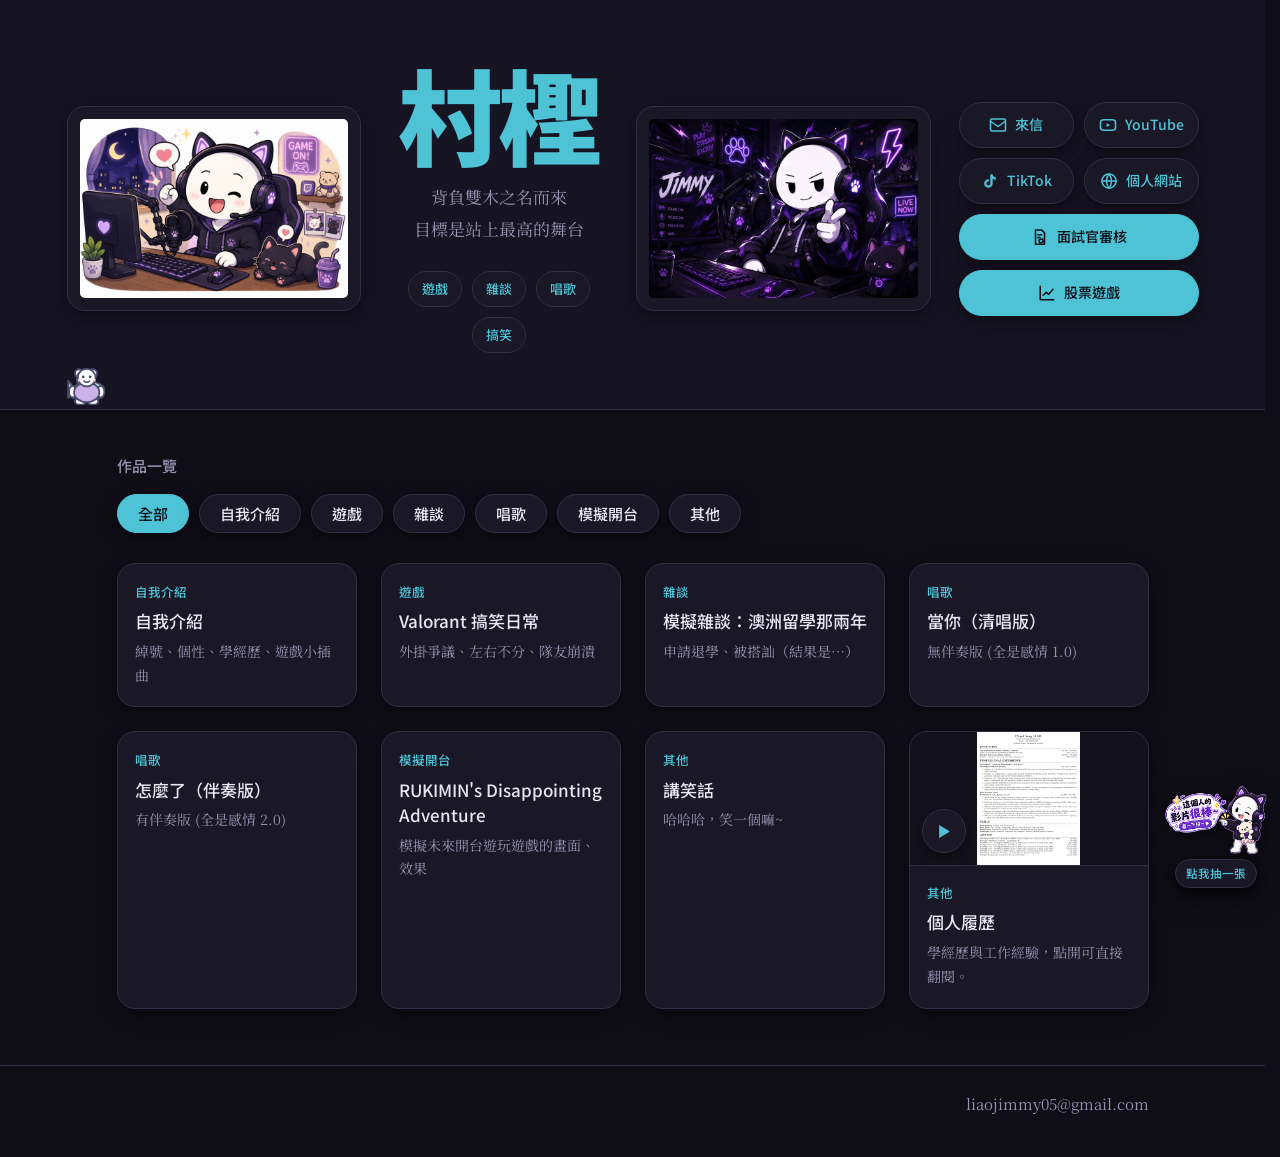
<file: index.html>
<!DOCTYPE html>
<html lang="zh-Hant">
<head>
<meta charset="utf-8">
<meta name="viewport" content="width=device-width, initial-scale=1">
<title>村檉 ｜ 影片作品集</title>
<meta name="description" content="村檉的影片作品集：自我介紹、遊戲、雜談、唱歌。">

<link rel="preconnect" href="https://fonts.googleapis.com">
<link rel="preconnect" href="https://fonts.gstatic.com" crossorigin>
<link href="https://fonts.googleapis.com/css2?family=Noto+Sans+TC:wght@400;500;900&family=Noto+Serif+TC:wght@400;600&display=swap" rel="stylesheet">

<link rel="stylesheet" href="style.css">
</head>
<body>

<header class="hero">
  <div class="hero-inner">
    <!-- 左邊圖片 -->
    <img class="mascot mascot-left" src="1.png" alt="">

    <!-- 中間文字 -->
    <div class="hero-text">
      <h1>村檉</h1>
      <p>背負雙木之名而來<br>
         目標是站上最高的舞台</p>
      <div class="marks">
        <span class="mark">遊戲</span>
        <span class="mark">雜談</span>
        <span class="mark">唱歌</span>
        <span class="mark">搞笑</span>
      </div>
    </div>

    <!-- 右邊圖片 -->
    <img class="mascot mascot-right" src="3.png" alt="村檉">

    <!-- 最右側連結欄：2×2 + 下面兩條小遊戲入口 -->
    <nav class="hero-links">
      <a href="mailto:liaojimmy05@gmail.com">
        <svg viewBox="0 0 24 24" fill="none" stroke="currentColor" stroke-width="2" stroke-linecap="round" stroke-linejoin="round">
          <rect x="2" y="4" width="20" height="16" rx="2"/>
          <path d="M2 7l10 7 10-7"/>
        </svg>
        <span>來信</span>
      </a>

      <a href="https://www.youtube.com/@4000PING" target="_blank">
        <svg viewBox="0 0 24 24" fill="none" stroke="currentColor" stroke-width="2" stroke-linejoin="round">
          <rect x="2" y="5" width="20" height="14" rx="4"/>
          <path d="M10 9.5l5 2.5-5 2.5z" fill="currentColor" stroke="none"/>
        </svg>
        <span>YouTube</span>
      </a>

      <a href="https://www.tiktok.com/@pingping_4000" target="_blank">
        <svg viewBox="0 0 24 24" fill="currentColor" stroke="none">
          <path d="M16.6 5.82A4.28 4.28 0 0 1 15.54 3h-3.09v12.4a2.59 2.59 0 0 1-2.59 2.5 2.59 2.59 0 0 1-2.59-2.6 2.59 2.59 0 0 1 3.19-2.51v-3.13a5.7 5.7 0 0 0-.6-.03A5.68 5.68 0 0 0 4.18 15.3 5.68 5.68 0 0 0 9.86 21a5.68 5.68 0 0 0 5.68-5.7V9.01a7.35 7.35 0 0 0 4.3 1.38V7.3a4.3 4.3 0 0 1-3.24-1.48z"/>
        </svg>
        <span>TikTok</span>
      </a>

      <a href="https://liaojimmy05.github.io/lcc/web" target="_blank">
        <svg viewBox="0 0 24 24" fill="none" stroke="currentColor" stroke-width="2" stroke-linecap="round" stroke-linejoin="round">
          <circle cx="12" cy="12" r="9.5"/>
          <path d="M2.5 12h19"/>
          <path d="M12 2.5a15 15 0 010 19a15 15 0 010-19z"/>
        </svg>
        <span>個人網站</span>
      </a>

      <!-- 面試結果通知（game 資料夾），橫跨兩欄 -->
      <a class="link-wide" href="game/index.html">
        <svg viewBox="0 0 24 24" fill="none" stroke="currentColor" stroke-width="2" stroke-linecap="round" stroke-linejoin="round">
          <path d="M6 2.5h8l4 4v15H6z"/>
          <path d="M9 9h5"/>
          <path d="M9 12.5h3"/>
          <rect x="11" y="15" width="5" height="4.5" rx="1" transform="rotate(-12 13.5 17.25)"/>
        </svg>
        <span>面試官審核</span>
      </a>

      <!-- 村檉概念股（stock 資料夾），橫跨兩欄 -->
      <a class="link-wide" href="stock/index.html">
        <svg viewBox="0 0 24 24" fill="none" stroke="currentColor" stroke-width="2" stroke-linecap="round" stroke-linejoin="round">
          <path d="M3 3v18h18"/>
          <path d="M7 15l4-4 3 3 6-7"/>
        </svg>
        <span>股票遊戲</span>
      </a>
    </nav>
  </div>
</header>

<!-- 在 hero 底線上跑來跑去的小裝飾。不想要的話刪掉這整個 div -->
<div class="runner-track" aria-hidden="true">

  <!-- 鯊魚 -->
  <span class="runner runner-1">
    <svg class="runner-art art-shark" viewBox="0 0 64 46">
      <g stroke="#4c4c6d" stroke-width="2.5" stroke-linejoin="round" stroke-linecap="round">
        <path d="M12 22 L2 9 L2 35 Z" fill="#9cc3e0"/>
        <path d="M30 11 L36 1 L44 12 Z" fill="#9cc3e0"/>
        <path d="M31 32 L27 43 L41 35 Z" fill="#9cc3e0"/>
        <ellipse cx="34" cy="23" rx="23" ry="13" fill="#bcd9ef"/>
      </g>
      <ellipse cx="37" cy="30" rx="15" ry="5" fill="#eef7fd"/>
      <circle cx="48" cy="19" r="2.4" fill="#4c4c6d"/>
      <path d="M43 28 Q49 32 56 27" fill="none" stroke="#4c4c6d" stroke-width="2.2" stroke-linecap="round"/>
    </svg>
  </span>

  <!-- 北極熊 -->
  <span class="runner runner-2">
    <svg class="runner-art art-bear" viewBox="0 0 56 54">
      <g stroke="#4c4c6d" stroke-width="2.5" stroke-linejoin="round">
        <circle cx="17" cy="9" r="5.5" fill="#ffffff"/>
        <circle cx="37" cy="9" r="5.5" fill="#ffffff"/>
        <ellipse cx="9" cy="36" rx="5" ry="8" fill="#ffffff"/>
        <ellipse cx="47" cy="36" rx="5" ry="8" fill="#ffffff"/>
        <ellipse cx="19" cy="48" rx="7.5" ry="4.5" fill="#ffffff"/>
        <ellipse cx="37" cy="48" rx="7.5" ry="4.5" fill="#ffffff"/>
        <ellipse cx="28" cy="36" rx="17" ry="14" fill="#ffffff"/>
        <circle cx="27" cy="17" r="13" fill="#ffffff"/>
        <ellipse cx="27" cy="22" rx="6.5" ry="4.5" fill="#f6f1fc"/>
      </g>
      <circle cx="21" cy="14" r="2" fill="#4c4c6d"/>
      <circle cx="33" cy="14" r="2" fill="#4c4c6d"/>
      <ellipse cx="27" cy="19.5" rx="2.4" ry="1.7" fill="#4c4c6d"/>
    </svg>
  </span>

  <!-- 胖子 -->
  <span class="runner runner-3">
    <svg class="runner-art art-chub" viewBox="0 0 56 54">
      <g stroke="#4c4c6d" stroke-width="2.5" stroke-linejoin="round">
        <ellipse cx="8" cy="35" rx="5" ry="8" fill="#ffffff"/>
        <ellipse cx="48" cy="35" rx="5" ry="8" fill="#ffffff"/>
        <ellipse cx="19" cy="49" rx="7.5" ry="4.5" fill="#ffffff"/>
        <ellipse cx="37" cy="49" rx="7.5" ry="4.5" fill="#ffffff"/>
        <ellipse cx="28" cy="36" rx="18" ry="14" fill="#cbb2e8"/>
        <circle cx="28" cy="15" r="12.5" fill="#ffffff"/>
      </g>
      <circle cx="23" cy="14" r="2" fill="#4c4c6d"/>
      <circle cx="33" cy="14" r="2" fill="#4c4c6d"/>
      <path d="M24 20 Q28 23.5 32 20" fill="none" stroke="#4c4c6d" stroke-width="2.2" stroke-linecap="round"/>
      <circle cx="17.5" cy="18.5" r="2.2" fill="#f0d0e4"/>
      <circle cx="38.5" cy="18.5" r="2.2" fill="#f0d0e4"/>
    </svg>
  </span>

  <!-- 鯊魚 2 -->
  <span class="runner runner-4">
    <svg class="runner-art art-shark" viewBox="0 0 64 46">
      <g stroke="#4c4c6d" stroke-width="2.5" stroke-linejoin="round" stroke-linecap="round">
        <path d="M12 22 L2 9 L2 35 Z" fill="#9cc3e0"/>
        <path d="M30 11 L36 1 L44 12 Z" fill="#9cc3e0"/>
        <path d="M31 32 L27 43 L41 35 Z" fill="#9cc3e0"/>
        <ellipse cx="34" cy="23" rx="23" ry="13" fill="#bcd9ef"/>
      </g>
      <ellipse cx="37" cy="30" rx="15" ry="5" fill="#eef7fd"/>
      <circle cx="48" cy="19" r="2.4" fill="#4c4c6d"/>
      <path d="M43 28 Q49 32 56 27" fill="none" stroke="#4c4c6d" stroke-width="2.2" stroke-linecap="round"/>
    </svg>
  </span>

  <!-- 北極熊 2 -->
  <span class="runner runner-5">
    <svg class="runner-art art-bear" viewBox="0 0 56 54">
      <g stroke="#4c4c6d" stroke-width="2.5" stroke-linejoin="round">
        <circle cx="17" cy="9" r="5.5" fill="#ffffff"/>
        <circle cx="37" cy="9" r="5.5" fill="#ffffff"/>
        <ellipse cx="9" cy="36" rx="5" ry="8" fill="#ffffff"/>
        <ellipse cx="47" cy="36" rx="5" ry="8" fill="#ffffff"/>
        <ellipse cx="19" cy="48" rx="7.5" ry="4.5" fill="#ffffff"/>
        <ellipse cx="37" cy="48" rx="7.5" ry="4.5" fill="#ffffff"/>
        <ellipse cx="28" cy="36" rx="17" ry="14" fill="#ffffff"/>
        <circle cx="27" cy="17" r="13" fill="#ffffff"/>
        <ellipse cx="27" cy="22" rx="6.5" ry="4.5" fill="#f6f1fc"/>
      </g>
      <circle cx="21" cy="14" r="2" fill="#4c4c6d"/>
      <circle cx="33" cy="14" r="2" fill="#4c4c6d"/>
      <ellipse cx="27" cy="19.5" rx="2.4" ry="1.7" fill="#4c4c6d"/>
    </svg>
  </span>

  <!-- 胖子 2 -->
  <span class="runner runner-6">
    <svg class="runner-art art-chub" viewBox="0 0 56 54">
      <g stroke="#4c4c6d" stroke-width="2.5" stroke-linejoin="round">
        <ellipse cx="8" cy="35" rx="5" ry="8" fill="#ffffff"/>
        <ellipse cx="48" cy="35" rx="5" ry="8" fill="#ffffff"/>
        <ellipse cx="19" cy="49" rx="7.5" ry="4.5" fill="#ffffff"/>
        <ellipse cx="37" cy="49" rx="7.5" ry="4.5" fill="#ffffff"/>
        <ellipse cx="28" cy="36" rx="18" ry="14" fill="#cbb2e8"/>
        <circle cx="28" cy="15" r="12.5" fill="#ffffff"/>
      </g>
      <circle cx="23" cy="14" r="2" fill="#4c4c6d"/>
      <circle cx="33" cy="14" r="2" fill="#4c4c6d"/>
      <path d="M24 20 Q28 23.5 32 20" fill="none" stroke="#4c4c6d" stroke-width="2.2" stroke-linecap="round"/>
      <circle cx="17.5" cy="18.5" r="2.2" fill="#f0d0e4"/>
      <circle cx="38.5" cy="18.5" r="2.2" fill="#f0d0e4"/>
    </svg>
  </span>

</div>

<div class="stage">
  <!-- 右側看戲的小人偶，兼抽卡按鈕。不想要就刪掉這整個 button -->
  <button class="watcher gacha" id="gachaBtn" type="button" aria-label="抽一張村檉小卡">
    <img src="right.png" alt="">
    <span class="gacha-tip">點我抽一張<b id="gachaCount"></b></span>
  </button>

  <main class="wrap">
    <section class="bar">
      <h2 id="filter-label">作品一覽</h2>
      <div class="chips" role="group" aria-labelledby="filter-label" id="chips"></div>
    </section>

    <div class="grid" id="grid"></div>
  </main>
</div>

<!-- 頁尾。上面那條線跟著 footer 走（整頁滿版），
     文字收在裡面的 .wrap，維持跟卡片同一條右邊界 -->
<footer>
  <div class="wrap">liaojimmy05@gmail.com</div>
</footer>

<dialog class="player" id="player">
  <div class="frame">
    <div id="slot"></div>
    <div class="frame-bar">
      <span id="playerTitle"></span>
      <button class="close" id="closeBtn">關閉</button>
    </div>
  </div>

  <!-- 浮在播放框右邊的小圖 -->
  <img class="player-side" src="left.png" alt="">
</dialog>

<!-- 抽卡結果視窗 -->
<dialog class="gacha-dlg" id="gachaDialog">
  <div class="gacha-card" id="gachaCard">
    <div class="fx" id="gachaFx" aria-hidden="true"></div>
    <span class="rarity" id="gachaRarity"></span>
    <h3 id="gachaTitle"></h3>
    <p id="gachaText"></p>
    <div class="gacha-progress" id="gachaProgress"></div>
    <div class="gacha-actions">
      <span class="gacha-meta" id="gachaMeta"></span>
      <button class="btn-ghost" id="gachaClose" type="button">關閉</button>
      <button class="btn-main" id="gachaAgain" type="button">再抽一張</button>
    </div>
  </div>
</dialog>

<script src="script.js"></script>
</body>
</html>
</file>
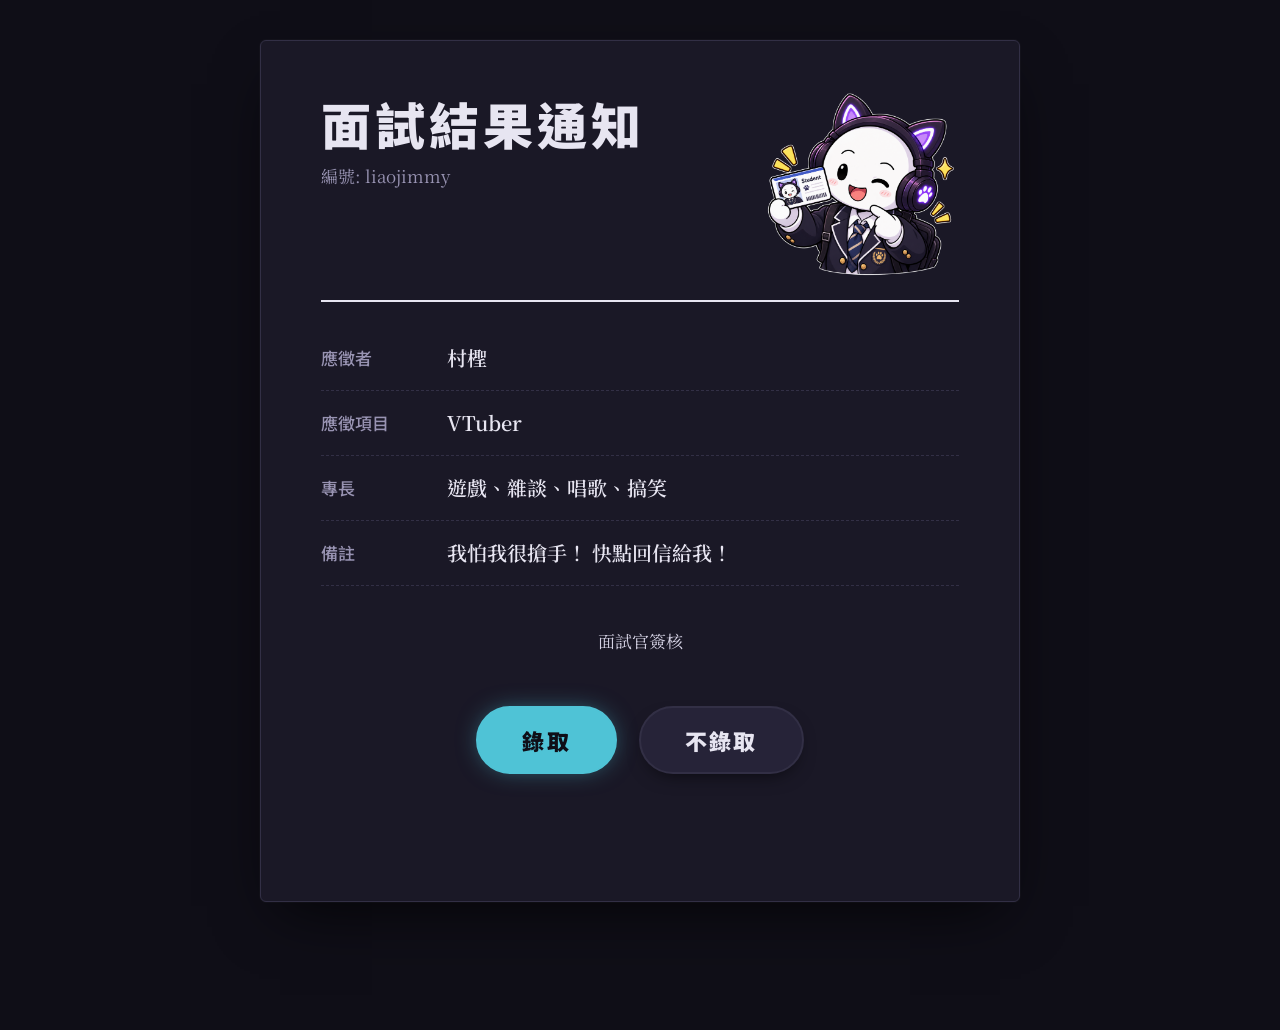
<file: game/index.html>
<!DOCTYPE html>
<html lang="zh-Hant">
<head>
<meta charset="utf-8">
<meta name="viewport" content="width=device-width, initial-scale=1">
<title>村檉 ｜ 面試結果通知</title>
<meta name="description" content="請面試官簽核：錄取，或是不錄取（如果按得到的話）。">

<link rel="preconnect" href="https://fonts.googleapis.com">
<link rel="preconnect" href="https://fonts.gstatic.com" crossorigin>
<link href="https://fonts.googleapis.com/css2?family=Noto+Sans+TC:wght@400;500;900&family=Noto+Serif+TC:wght@400;600;900&display=swap" rel="stylesheet">

<link rel="stylesheet" href="style.css">
</head>
<body>

<main class="stage">

  <!-- 面試結果單 -->
  <section class="sheet" id="sheet" aria-labelledby="sheet-title">

    <div class="sheet-head">
      <div>
        <h1 id="sheet-title">面試結果通知</h1>
        <p class="sheet-no">編號: liaojimmy</p>
      </div>
      <!-- 證件照。圖放在上一層資料夾，所以路徑是 ../ -->
      <img class="photo" src="../4.png" alt="村檉">
    </div>

    <dl class="fields">
      <div class="field"><dt>應徵者</dt><dd>村檉</dd></div>
      <div class="field"><dt>應徵項目</dt><dd>VTuber</dd></div>
      <div class="field"><dt>專長</dt><dd>遊戲、雜談、唱歌、搞笑</dd></div>
      <div class="field"><dt>備註</dt><dd>我怕我很搶手！ 快點回信給我！</dd></div>
    </dl>

    <div class="decision" id="decision">
      <p class="decision-label">面試官簽核</p>
      <div class="buttons" id="buttons">
        <button class="btn btn-yes" id="yesBtn" type="button">錄取</button>
        <button class="btn btn-no" id="noBtn" type="button">不錄取</button>
      </div>
      <!-- 按鈕逃跑時的碎碎念 -->
      <p class="note" id="note" aria-live="polite">&nbsp;</p>
    </div>

    <!-- 蓋章。按下錄取才會出現 -->
    <div class="stamp" id="stamp" aria-hidden="true">
      <span>錄取</span>
    </div>
  </section>

  <!-- 錄取之後才出現的區塊 -->
  <section class="after" id="after" hidden>
    <p class="after-text">謝謝面試官！那我們之後見囉 ٩(｡•ω•｡)و</p>
    <div class="after-links">
      <a href="mailto:liaojimmy05@gmail.com">寄信給我</a>
      <a href="../stock/index.html">股票遊戲</a>
      <a href="../">回作品集</a>
    </div>
    <button class="retry" id="retryBtn" type="button">再審核一次</button>
  </section>

</main>

<script src="script.js"></script>
</body>
</html>
</file>
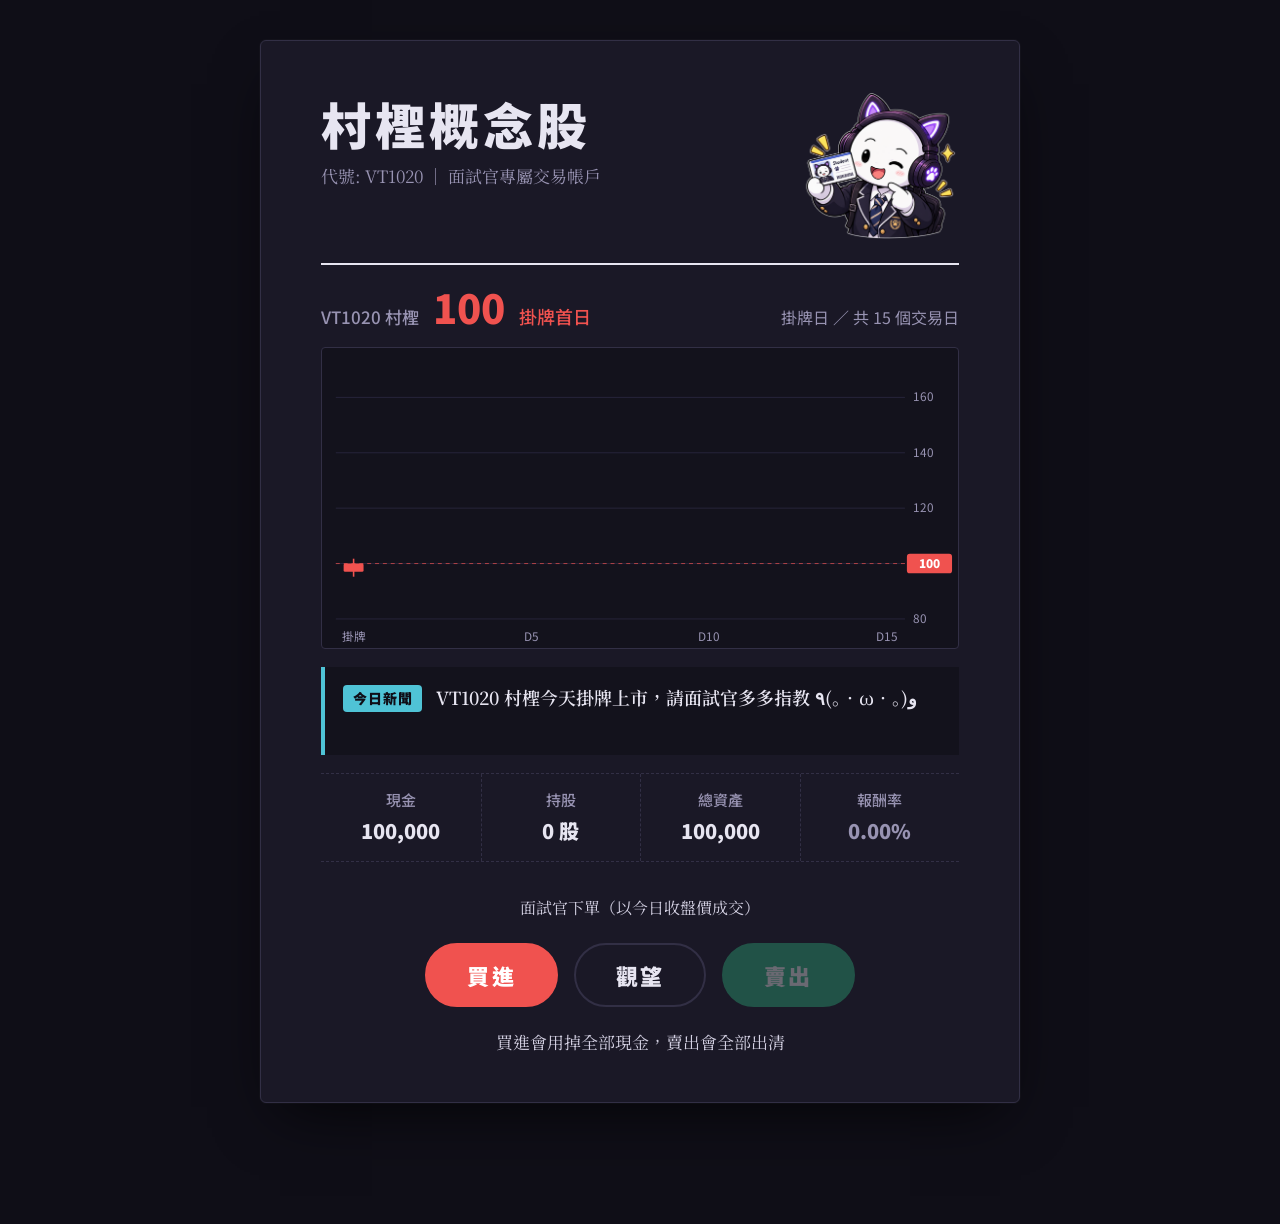
<file: stock/index.html>
<!DOCTYPE html>
<html lang="zh-Hant">
<head>
<meta charset="utf-8">
<meta name="viewport" content="width=device-width, initial-scale=1">
<title>村檉 ｜ 村檉概念股</title>
<meta name="description" content="面試官專屬交易帳戶：VT1020 村檉，15 個交易日，買進賣出由你決定。">

<link rel="preconnect" href="https://fonts.googleapis.com">
<link rel="preconnect" href="https://fonts.gstatic.com" crossorigin>
<link href="https://fonts.googleapis.com/css2?family=Noto+Sans+TC:wght@400;500;900&family=Noto+Serif+TC:wght@400;600;900&display=swap" rel="stylesheet">

<link rel="stylesheet" href="style.css">
</head>
<body>

<main class="stage">

  <!-- 交易單 -->
  <section class="sheet" id="sheet" aria-labelledby="sheet-title">

    <div class="sheet-head">
      <div>
        <h1 id="sheet-title">村檉概念股</h1>
        <p class="sheet-no">代號: VT1020 ｜ 面試官專屬交易帳戶</p>
      </div>
      <!-- 右上角的圖。圖放在上一層資料夾，所以路徑是 ../ -->
      <img class="photo" src="../4.png" alt="村檉">
    </div>

    <!-- 報價列 -->
    <div class="quote">
      <div class="quote-main">
        <span class="quote-name">VT1020 村檉</span>
        <span class="quote-price" id="price">100</span>
        <span class="quote-chg" id="chg"></span>
        <span class="quote-limit" id="limit" hidden></span>
      </div>
      <span class="quote-day" id="dayLabel"></span>
    </div>

    <!-- K 線圖（script.js 畫） -->
    <div class="chart-box">
      <svg class="chart" id="chart" role="img" aria-label="VT1020 村檉 K 線圖"></svg>
    </div>

    <!-- 今日新聞 -->
    <div class="news" id="news" aria-live="polite">
      <span class="news-tag">今日新聞</span>
      <p class="news-text" id="newsText"></p>
    </div>

    <!-- 帳戶 -->
    <dl class="account">
      <div class="cell"><dt>現金</dt><dd id="cash"></dd></div>
      <div class="cell"><dt>持股</dt><dd id="shares"></dd></div>
      <div class="cell"><dt>總資產</dt><dd id="total"></dd></div>
      <div class="cell"><dt>報酬率</dt><dd id="ret"></dd></div>
    </dl>

    <!-- 下單區 -->
    <div class="decision" id="decision">
      <p class="decision-label">面試官下單（以今日收盤價成交）</p>
      <div class="buttons">
        <button class="btn btn-buy"  id="buyBtn"  type="button">買進</button>
        <button class="btn btn-hold" id="holdBtn" type="button">觀望</button>
        <button class="btn btn-sell" id="sellBtn" type="button">賣出</button>
      </div>
      <p class="note" id="note" aria-live="polite">&nbsp;</p>
    </div>

    <!-- 收盤章。最後一天才會蓋 -->
    <div class="stamp" id="stamp" aria-hidden="true">
      <span>收盤</span>
    </div>
  </section>

  <!-- 結算之後才出現的區塊 -->
  <section class="after" id="after" hidden>
    <p class="after-title" id="resultTitle"></p>
    <div class="compare">
      <div class="compare-cell">
        <span>面試官的報酬</span>
        <b id="myRet"></b>
      </div>
      <div class="compare-cell">
        <span>第一天買進抱到最後</span>
        <b id="holdRet"></b>
      </div>
    </div>
    <p class="after-text" id="resultText"></p>
    <div class="after-links">
      <a href="mailto:liaojimmy05@gmail.com">寄信給我</a>
      <a href="../game/index.html">面試官審核</a>
      <a href="../">回作品集</a>
    </div>
    <button class="retry" id="retryBtn" type="button">重新開盤</button>
  </section>

</main>

<script src="script.js"></script>
</body>
</html>
</file>
<file: style.css>
/* ===========================================================
   顏色設定 —— 黑底版，跟 game、stock 同一套，想改配色只要動這一區
   =========================================================== */
:root{
  color-scheme:dark;

  --ink:      #e7e5f1;   /* 內文、標題：偏白的淡紫灰 */
  --purple:   #4fc3d6;   /* 主色：重點色（名字沿用原本的，其實是藍綠色） */
  --purple-dark: #38a9bc;/* 主色深一階：滑上去 */
  --on-purple:#0f0e17;   /* 主色按鈕上的字：亮色按鈕配深色字比較清楚 */
  --hero:     #161422;   /* hero 底色：比頁面亮一點點，看得出是一塊 */
  --paper:    #0f0e17;   /* 頁面底色：接近黑 */
  --card:     #1a1826;   /* 卡片底色 */
  --panel:    #13121c;   /* 縮圖底、進度標籤：比卡片再深一階 */
  --line:     #322f45;   /* 邊框線 */
  --soft:     #4fc3d6;   /* focus 外框 */
  --muted:    #9893b2;   /* 次要文字 */
  --radius:   18px;      /* 圓角大小 */
  --shadow:   0 6px 18px rgba(0,0,0,.45);   /* 黑底上陰影要深一點才看得到 */
}

*{box-sizing:border-box;}
html{scroll-behavior:smooth;scrollbar-gutter:stable;}

/* 版面撐滿整個視窗高度，這樣切換分類的時候，
   頁尾那條線都會固定停在畫面底部，不會因為卡片多寡而上下跳 */
body{
  margin:0;
  min-height:100dvh;
  display:flex;
  flex-direction:column;
  background:var(--paper);
  color:var(--ink);
  font-family:"Noto Serif TC", Georgia, serif;
  font-size:17px;
  line-height:1.85;
  -webkit-font-smoothing:antialiased;
}

h1,h2,h3{font-family:"Noto Sans TC", system-ui, sans-serif;}

.wrap{max-width:1080px;margin:0 auto;padding:0 24px;}


/* ===========================================================
   Hero（左圖 + 中文字 + 右圖 + 連結欄）
   =========================================================== */
.hero{
  background:var(--hero);
  color:var(--ink);
  border-bottom:1px solid var(--line);
}

.hero-inner{
  position:relative;      /* 給連結欄定位用 */
  display:flex;
  align-items:center;
  justify-content:center;
  gap:36px;
  padding:64px 24px 56px;
  max-width:1180px;
  margin:0 auto;
}

/* 中間文字區 */
.hero-text{
  flex:1 1 auto;
  text-align:center;
  min-width:0;
}

.hero h1{
  font-weight:900;
  font-size:clamp(56px,11vw,104px);
  letter-spacing:-.03em;
  line-height:.95;
  margin:0 0 18px;
  color:var(--purple);
}

.hero p{
  margin:0 auto;
  max-width:34em;
  color:var(--muted);
  font-size:17px;
  line-height:1.9;
}

.hero .marks{
  display:flex;
  justify-content:center;
  gap:10px;
  flex-wrap:wrap;
  margin-top:26px;
}

.mark{
  font-family:"Noto Sans TC",sans-serif;
  font-size:13px;
  font-weight:500;
  padding:5px 13px;
  border-radius:999px;
  background:var(--card);
  border:1px solid var(--line);
  color:var(--purple);
}

/* 左右兩側的圖片。包成跟影片卡同一套的卡片 */
.mascot{
  flex:0 1 auto;
  width:400px;
  max-width:32%;
  height:auto;
  display:block;
  background:var(--card);
  padding:12px;
  border:1px solid var(--line);
  border-radius:var(--radius);
  box-shadow:var(--shadow);
}
/* 最右側的連結欄：上面 2×2 四顆，下面兩顆拉長的小遊戲入口。
   用絕對定位浮著，不佔中間三塊的空間。
   right 數字越小越靠右，可以用負值推到 hero-inner 外面 */
.hero-links{
  position:absolute;
  right:-250px;
  top:50%;
  transform:translateY(-50%);
  display:grid;
  grid-template-columns:repeat(2, 1fr);
  gap:10px;
}

.hero-links a{
  display:flex;
  align-items:center;
  justify-content:center;
  gap:8px;
  padding:9px 14px;
  font-family:"Noto Sans TC",sans-serif;
  font-size:14px;
  font-weight:500;
  text-decoration:none;
  white-space:nowrap;
  color:var(--purple);
  background:var(--card);
  border:1px solid var(--line);
  border-radius:999px;
  box-shadow:var(--shadow);
  transition:background .3s, color .3s;
}

.hero-links a:hover{background:var(--purple);color:var(--on-purple);}
.hero-links a:focus-visible{outline:3px solid var(--soft);outline-offset:2px;}
.hero-links svg{width:18px;height:18px;display:block;flex:0 0 auto;}

/* 拉長的那兩顆：橫跨兩欄，底色反過來比較顯眼 */
.hero-links .link-wide{
  grid-column:1 / -1;
  background:var(--purple);
  color:var(--on-purple);
  border-color:var(--purple);
}
.hero-links .link-wide:hover{background:var(--card);color:var(--purple);}

/* 螢幕不夠寬、右邊浮不下的時候：連結欄收回來，排在右圖旁邊 */
@media(max-width:1700px){
  .hero-inner{gap:28px;}
  .mascot{max-width:26%;}
  .hero-links{
    position:static;
    transform:none;
    flex:0 0 auto;
  }
}

/* 再窄一點：連結欄整排移到圖和文字的下面 */
@media(max-width:1200px){
  .hero-inner{flex-wrap:wrap;row-gap:32px;}
  .mascot{max-width:32%;}
  .hero-links{flex:0 0 100%;max-width:320px;}
}

@media(max-width:900px){
  .mascot{width:200px;}
}

/* 手機版：左邊那張收起來，右邊那張縮小放到文字下面，連結欄改放圖下面 */
@media(max-width:760px){
  .hero-inner{
    flex-direction:column;
    align-items:center;
    padding:48px 24px 44px;
    gap:28px;
  }
  .mascot-left{display:none;}
  .mascot{width:60%;max-width:240px;}
  .hero-links{
    position:static;
    transform:none;
    width:100%;
    max-width:300px;         /* 手機上一樣維持 2×2 + 下面兩條 */
  }
}

/* ===========================================================
   在 hero 底線上跑來跑去的小裝飾
   ---------------------------------------------------------
   不想要的話：刪掉 index.html 裡的 .runner-track 那個 div，
   這一整段 CSS 留著不影響，想清乾淨也可以一起刪。

   height 和 margin-top 要保持同一個數字，
   改動的話兩邊一起改，不然會產生空隙或重疊
   =========================================================== */
.runner-track{
  position:relative;
  height:56px;
  margin-top:-56px;      /* 往上疊回 hero 裡，讓小東西站在線上 */
  width:100%;            /* body 是 flex，沒寫這行會被縮成 0 寬，小動物就不見了 */
  max-width:1180px;      /* 跟 .hero-inner 同寬 */
  margin-left:auto;      /* 置中，起訖點才會對齊左右兩張圖 */
  margin-right:auto;
  padding:0 24px;        /* 跟 .hero-inner 的左右內距一致 */
  overflow:hidden;
  pointer-events:none;   /* 不擋滑鼠 */
  z-index:2;
  flex:0 0 auto;         /* body 改成 flex 之後，避免這條被壓扁 */
}

.runner{
  position:absolute;
  left:24px;             /* 起點：左邊圖片的左緣 */
  bottom:5px;            /* 數字越大離線越遠 */
  line-height:0;
}

.runner-art{
  display:block;
  width:auto;
  will-change:transform;
}

/* 每隻的大小分開調，因為鯊魚是橫的、另外兩隻是直的 */
.art-shark{height:30px;}
.art-bear {height:38px;}
.art-chub {height:38px;}

/* 速度統一，靠 delay 錯開位置。30 秒切成六等分＝每隔 5 秒一隻。
   想更慢就把六個 30s 一起改大，delay 也要等比放大 */
.runner-1{animation:runAcross 30s linear infinite;}
.runner-2{animation:runAcross 30s linear infinite;animation-delay:-5s;}
.runner-3{animation:runAcross 30s linear infinite;animation-delay:-10s;}
.runner-4{animation:runAcross 30s linear infinite;animation-delay:-15s;}
.runner-5{animation:runAcross 30s linear infinite;animation-delay:-20s;}
.runner-6{animation:runAcross 30s linear infinite;animation-delay:-25s;}

/* 一邊跑一邊上下晃，看起來像在走路 */
.runner-1 .runner-art,
.runner-2 .runner-art,
.runner-3 .runner-art,
.runner-4 .runner-art,
.runner-5 .runner-art,
.runner-6 .runner-art{animation:bob .55s ease-in-out infinite alternate;}

/* 從左圖下方淡入、走到右邊淡出，銜接才不會突兀 */
@keyframes runAcross{
  0%   {transform:translateX(0);opacity:0;}
  6%   {opacity:1;}
  94%  {opacity:1;}
  100% {transform:translateX(calc(1132px - 100%));opacity:0;}
}

@keyframes bob{
  from{transform:translateY(0);}
  to{transform:translateY(-4px);}
}


/* ===========================================================
   作品區外框（給右側人偶定位用）
   ---------------------------------------------------------
   flex:1 讓這一塊把剩下的空間吃掉，頁尾就會被推到畫面底部
   =========================================================== */
.stage{
  position:relative;
  padding-top:8px;
  flex:1 0 auto;
}


/* ===========================================================
   分類按鈕
   =========================================================== */
.bar{padding:34px 0 20px;}

.bar h2{
  font-size:15px;
  font-weight:500;
  color:var(--muted);
  margin:0 0 14px;
  letter-spacing:.02em;
}

.chips{display:flex;gap:10px;flex-wrap:wrap;}

.chip{
  font-family:"Noto Sans TC",sans-serif;
  font-size:15px;
  font-weight:500;
  padding:8px 20px;
  border:1px solid var(--line);
  border-radius:999px;
  background:var(--card);
  color:var(--ink);
  cursor:pointer;
  box-shadow:var(--shadow);
}

.chip[aria-pressed="true"]{
  background:var(--purple);
  color:var(--on-purple);
  border-color:var(--purple);
}

.chip:focus-visible{outline:3px solid var(--soft);outline-offset:2px;}


/* ===========================================================
   影片卡片
   =========================================================== */
.grid{
  display:grid;
  gap:24px;
  padding:10px 0 56px;
  grid-template-columns:repeat(4,1fr);
}

@media(max-width:1000px){
  .grid{grid-template-columns:repeat(2,1fr);}
}

@media(max-width:640px){
  .grid{grid-template-columns:1fr;}
}

.card{
  display:flex;
  flex-direction:column;
  text-align:left;
  background:var(--card);
  border:1px solid var(--line);
  border-radius:var(--radius);
  box-shadow:var(--shadow);
  padding:0;
  cursor:pointer;
  overflow:hidden;
  font:inherit;
  color:inherit;
}

.card:focus-visible{outline:3px solid var(--soft);outline-offset:3px;}

.thumb{
  position:relative;
  aspect-ratio:16/9;
  background:var(--hero);
  border-bottom:1px solid var(--line);
  overflow:hidden;
}

.thumb img{width:100%;height:100%;object-fit:cover;display:block;}

/* 自己指定的封面圖（例如直式的履歷截圖）完整顯示，不裁切 */
.thumb img.fit{object-fit:contain;background:var(--panel);}

/* 沒有縮圖時顯示的替代插圖 */
.thumb .fallback{
  width:100%;
  height:100%;
  background:var(--panel) url("0.png") center/contain no-repeat;
}

.play{
  position:absolute;
  left:12px;
  bottom:12px;
  width:44px;
  height:44px;
  border-radius:999px;
  border:1px solid var(--line);
  background:var(--card);
  color:var(--purple);
  display:flex;
  align-items:center;
  justify-content:center;
  box-shadow:var(--shadow);
  transition:background .3s, color .3s;
}

.card:hover .play,
.card:focus-visible .play{background:var(--purple);color:var(--on-purple);}

.play svg{width:15px;height:15px;margin-left:2px;}

.meta{padding:15px 17px 19px;}

.meta .tag{
  font-family:"Noto Sans TC",sans-serif;
  font-size:12.5px;
  font-weight:500;
  color:var(--purple);
  display:block;
  margin-bottom:5px;
}

.meta h3{font-size:17px;font-weight:500;margin:0 0 6px;line-height:1.5;}

/* 說明文字固定留兩行的高度，一行、兩行的卡片才會一樣高 */
.meta p{
  margin:0;
  font-size:14px;
  color:var(--muted);
  line-height:1.7;
  min-height:3.4em;
}


/* ===========================================================
   卡片區右側的看戲小人偶（抽卡按鈕）
   ---------------------------------------------------------
   不想要的話：刪掉 index.html 裡的 .gacha button
   =========================================================== */
.watcher{
  position:absolute;
  top:250px;             /* 加大＝往下 */
  right:60px;            /* 加大＝往左 */
  width:400px;           /* 加大＝變大 */
  padding:0;
  border:none;
  background:none;
  font:inherit;
  color:inherit;
  cursor:pointer;
  display:block;
  z-index:3;
}

.watcher img{
  width:100%;
  height:auto;
  display:block;
  transition:transform .25s;
}

.watcher:hover img{transform:translateY(-6px) rotate(-2deg);}
.watcher:active img{transform:translateY(-2px) scale(.97);}
.watcher:focus-visible{outline:3px solid var(--soft);outline-offset:6px;border-radius:var(--radius);}

/* 人偶下面的提示小標 */
.gacha-tip{
  display:inline-block;
  margin-top:-6px;
  padding:6px 16px;
  font-family:"Noto Sans TC",sans-serif;
  font-size:14px;
  font-weight:500;
  color:var(--purple);
  background:var(--card);
  border:1px solid var(--line);
  border-radius:999px;
  box-shadow:var(--shadow);
  white-space:nowrap;
}

.gacha-tip b{font-weight:500;color:var(--muted);}
.gacha-tip b:not(:empty)::before{content:" ・ ";}

/* 螢幕不夠寬就縮小、改浮在右下角，手機也點得到 */
@media(max-width:1360px){
  .watcher{
    position:fixed;
    top:auto;
    bottom:12px;
    right:12px;
    width:104px;
    text-align:center;
    z-index:8;
    filter:drop-shadow(0 4px 10px rgba(0,0,0,.6));
  }
  .gacha-tip{
    margin-top:-10px;
    padding:3px 10px;
    font-size:11.5px;
  }
  .gacha-tip b{display:none;}
}


/* ===========================================================
   抽卡結果視窗
   =========================================================== */
dialog.gacha-dlg{
  border:none;
  padding:0;
  background:transparent;
  max-width:min(460px,92vw);
  width:100%;
}

dialog.gacha-dlg::backdrop{background:rgba(6,5,12,.85);}

.gacha-card{
  position:relative;
  background:var(--card);
  border:1px solid var(--line);
  border-radius:var(--radius);
  box-shadow:0 10px 34px rgba(0,0,0,.6);
  padding:26px 26px 20px;
  text-align:left;
  animation:cardIn .32s cubic-bezier(.2,.9,.3,1.2);
}

/* 抽完全部時的小煙花。碎片是 JS 生出來的 <i>，
   飛的方向、顏色、時間都寫在行內的 CSS 變數裡 */
.fx{
  position:absolute;
  inset:0;
  pointer-events:none;
  overflow:visible;
  z-index:2;
}

.fx i{
  position:absolute;
  left:50%;
  top:34%;
  width:9px;
  height:9px;
  border-radius:2px;
  opacity:0;
  animation:confetti var(--t) cubic-bezier(.15,.6,.4,1) var(--d) forwards;
}

.fx i.round{border-radius:999px;width:7px;height:7px;}

@keyframes confetti{
  0%  {transform:translate(-50%,-50%) scale(.3) rotate(0deg);opacity:1;}
  55% {opacity:1;}
  100%{transform:translate(calc(-50% + var(--x)), calc(-50% + var(--y)))
                 scale(1) rotate(var(--r));opacity:0;}
}

@keyframes cardIn{
  from{transform:scale(.86) rotate(-2deg);opacity:0;}
  to{transform:none;opacity:1;}
}

.gacha-card .rarity{
  display:inline-block;
  font-family:"Noto Sans TC",sans-serif;
  font-size:12.5px;
  font-weight:500;
  letter-spacing:.08em;
  padding:3px 12px;
  border-radius:999px;
  color:#fff;
  background:var(--muted);
}

.rarity[data-r="R"]  {background:#5b8def;}
.rarity[data-r="SR"] {background:var(--purple);color:var(--on-purple);}
.rarity[data-r="FIN"]{background:linear-gradient(100deg,#6a0dad,#b07ae8,#6a0dad);}
.rarity[data-r="SSR"]{
  background:linear-gradient(100deg,#e0a419,#f6d365,#e0a419);
  color:#4a3200;
  box-shadow:0 0 0 3px rgba(224,164,25,.22);
}

/* UR：最稀有的那一階，彩色漸層 */
.rarity[data-r="UR"]{
  background:linear-gradient(100deg,#ff5f9e,#ffb648,#5ad6c0,#7a6bff,#ff5f9e);
  background-size:220% 100%;
  color:#fff;
  text-shadow:0 1px 2px rgba(0,0,0,.25);
  box-shadow:0 0 0 3px rgba(122,107,255,.2);
  animation:urShine 4s linear infinite;
}

@keyframes urShine{
  from{background-position:0% 0;}
  to{background-position:220% 0;}
}

/* LR：最頂的一階。彩虹漸層跑得更快，外圈還會呼吸 */
.rarity[data-r="LR"]{
  background:linear-gradient(100deg,#ff4d6d,#ffb648,#ffe66d,#5ad6c0,#5b8def,#b07ae8,#ff4d6d);
  background-size:300% 100%;
  color:#fff;
  font-weight:700;
  letter-spacing:.12em;
  text-shadow:0 1px 3px rgba(0,0,0,.35);
  animation:urShine 2.4s linear infinite, lrGlow 1.6s ease-in-out infinite;
}

@keyframes lrGlow{
  0%,100%{box-shadow:0 0 0 3px rgba(255,77,109,.18), 0 0 12px rgba(176,122,232,.5);}
  50%    {box-shadow:0 0 0 6px rgba(255,182,72,.22), 0 0 22px rgba(90,214,192,.6);}
}

.gacha-card h3{
  font-size:21px;
  font-weight:500;
  margin:14px 0 10px;
  line-height:1.5;
}

.gacha-card p{
  margin:0;
  font-size:16px;
  line-height:1.9;
  color:var(--ink);
}

/* 卡片文字裡的連結 */
.gacha-card a.card-link{
  color:var(--purple);
  font-weight:600;
  text-decoration:underline;
  text-decoration-thickness:2px;
  text-underline-offset:3px;
  text-decoration-color:var(--soft);
  cursor:pointer;
  transition:text-decoration-color .3s;
}

.gacha-card a.card-link:hover{text-decoration-color:var(--purple);}
.gacha-card a.card-link:focus-visible{outline:3px solid var(--soft);outline-offset:2px;border-radius:4px;}

/* 各稀有度的收集進度 */
.gacha-progress{
  display:flex;
  flex-wrap:wrap;
  gap:6px;
  margin-top:20px;
  padding-top:16px;
  border-top:1px solid var(--line);
}

.gacha-progress .pg{
  font-family:"Noto Sans TC",sans-serif;
  font-size:12px;
  font-weight:500;
  letter-spacing:.04em;
  line-height:1;
  padding:5px 10px;
  border-radius:999px;
  border:1px solid var(--line);
  color:var(--muted);
  background:var(--panel);
}

/* 這一階全部收集完 */
.gacha-progress .pg.full{
  color:var(--purple);
  border-color:var(--purple);
  background:rgba(79,195,214,.1);
}

/* 剛剛抽到的那一階 */
.gacha-progress .pg.now{
  color:var(--on-purple);
  background:var(--purple);
  border-color:var(--purple);
}

.gacha-actions{
  display:flex;
  align-items:center;
  gap:10px;
  margin-top:22px;
}
.gacha-meta{
  flex:1 1 auto;
  font-family:"Noto Sans TC",sans-serif;
  font-size:13px;
  color:var(--muted);
}

.btn-main,.btn-ghost{
  font-family:"Noto Sans TC",sans-serif;
  font-size:15px;
  font-weight:500;
  padding:8px 20px;
  border-radius:999px;
  cursor:pointer;
  flex:0 0 auto;
  transition:background .3s, color .3s;
}

.btn-main{background:var(--purple);color:var(--on-purple);border:1px solid var(--purple);}
.btn-main:hover{background:var(--purple-dark);border-color:var(--purple-dark);}

.btn-ghost{background:var(--card);color:var(--purple);border:1px solid var(--line);}
.btn-ghost:hover{background:var(--hero);}

.btn-main:focus-visible,
.btn-ghost:focus-visible{outline:3px solid var(--soft);outline-offset:2px;}


/* ===========================================================
   播放視窗
   =========================================================== */
dialog.player{
  border:none;
  padding:0;
  background:transparent;
  max-width:min(1160px,94vw);
  width:100%;
  overflow:visible;      /* 讓右側小圖可以超出框外 */
}

dialog.player::backdrop{background:rgba(6,5,12,.85);}

.frame{
  position:relative;
  background:var(--card);
  border:1px solid var(--line);
  border-radius:var(--radius);
  overflow:hidden;
  box-shadow:0 8px 30px rgba(0,0,0,.6);
}

.frame iframe{width:100%;border:0;display:block;}

.frame-bar{
  display:flex;
  align-items:center;
  justify-content:space-between;
  gap:16px;
  padding:12px 14px 12px 18px;
  color:var(--ink);
  font-family:"Noto Sans TC",sans-serif;
  font-size:16px;
}

.close{
  font-family:"Noto Sans TC",sans-serif;
  font-size:15px;
  font-weight:bold;
  background:var(--purple);
  color:var(--on-purple);
  border:none;
  border-radius:999px;
  padding:6px 16px;
  cursor:pointer;
  flex:0 0 auto;
}

.close:focus-visible{outline:3px solid var(--soft);outline-offset:2px;}

/* 浮在播放框右側的小圖 */
.player-side{
  position:absolute;
  right:calc(100% + 28px);   /* 貼在播放框右邊 28px 處 */
  top:50%;
  transform:translateY(-50%);
  width:400px;
  height:auto;
  display:block;
  pointer-events:none;
}

/* 螢幕不夠寬就藏起來，不然會被切掉 */
@media(max-width:1900px){
  .player-side{display:none;}
}


/* ===========================================================
   頁尾
   =========================================================== */
footer{
  border-top:1px solid var(--line);
  padding:24px 0 40px;
  font-size:15px;
  color:var(--muted);
  text-align:right;
  flex:0 0 auto;
}

footer a{color:var(--purple);}


/* 使用者若在系統關閉動畫，就不播放任何過場 */
@media(prefers-reduced-motion:reduce){
  *{transition:none!important;animation:none!important;}
  html{scroll-behavior:auto;}
}
</file>
<file: game/style.css>
/* ===========================================================
   顏色設定 —— 黑底版，跟村檉概念股同一套，想改配色只要動這一區
   =========================================================== */
:root{
  color-scheme:dark;

  --ink:     #e7e5f1;   /* 內文：偏白的淡紫灰 */
  --purple:  #4fc3d6;   /* 主色：錄取按鈕、連結 */
  --purple-dark: #38a9bc; /* 主色深一階：滑上去、按下去 */
  --on-purple: #0f0e17; /* 主色按鈕上的字：亮色按鈕配深色字比較清楚 */
  --paper:   #0f0e17;   /* 頁面底色：接近黑 */
  --sheet:   #1a1826;   /* 結果單的底色 */
  --raised:  #262338;   /* 不錄取按鈕：比結果單再亮一階，逃跑到外面時也看得到 */
  --line:    #322f45;   /* 邊框線、填寫線 */
  --soft:    #4fc3d6;   /* focus 外框 */
  --muted:   #9893b2;   /* 次要文字 */
  --black:   #d4d1e3;   /* 原本黑字的地方，黑底改成淺色 */
  --seal:    #ff5c5c;   /* 印章紅，只有蓋章用 */
}

*{box-sizing:border-box;}

body{
  margin:0;
  min-height:100dvh;
  background-color:var(--paper);
  color:var(--ink);
  font-family:"Noto Serif TC", Georgia, serif;
  font-size:20px;
  line-height:1.8;
  -webkit-font-smoothing:antialiased;
  overflow-x:hidden;     /* 按鈕逃跑時不要撐出橫向捲軸 */
}

.stage{
  min-height:100dvh;
  display:flex;
  flex-direction:column;
  align-items:center;
  justify-content:center;
  gap:32px;
  padding:40px 20px;
}


/* ===========================================================
   結果單
   =========================================================== */
.sheet{
  position:relative;
  width:100%;
  max-width:760px;
  background:var(--sheet);
  border:1px solid var(--line);
  border-radius:6px;
  padding:52px 60px 44px;
  box-shadow:0 0 0 1px rgba(255,255,255,.02), 0 24px 60px -20px rgba(0,0,0,.8);
}

.sheet-head{
  display:flex;
  justify-content:space-between;
  align-items:flex-start;
  gap:28px;
  padding-bottom:24px;
  border-bottom:2px solid var(--ink);
}

.sheet h1{
  margin:0;
  font-family:"Noto Sans TC", system-ui, sans-serif;
  font-weight:900;
  font-size:clamp(32px,6vw,50px);
  letter-spacing:.08em;
  line-height:1.2;
  color:var(--ink);
}

.sheet-no{
  margin:8px 0 0;
  font-size:17px;
  color:var(--muted);
}

/* 右上角的人物圖：已經去背，所以不加框、不裁切，
   寬高都不超過 200px，直的橫的圖都能自動縮放 */
.photo{
  display:block;
  width:auto;
  height:auto;
  max-width:200px;
  max-height:200px;
  flex:0 0 auto;
}

/* 表單欄位：標題 + 下底線，像手寫的申請表 */
.fields{margin:24px 0 0;}

.field{
  display:grid;
  grid-template-columns:5.5em 1fr;
  gap:16px;
  padding:14px 0;
  border-bottom:1px dashed var(--line);
}

.field dt{
  font-family:"Noto Sans TC", sans-serif;
  font-size:17px;
  font-weight:500;
  color:var(--muted);
  padding-top:3px;
}

.field dd{margin:0;font-weight:600;}


/* ===========================================================
   簽核區 + 兩顆按鈕
   =========================================================== */
.decision{
  margin-top:40px;
  text-align:center;
}

.decision-label{
  margin:0 0 44px;       /* 跟按鈕的距離，錄取變更大的話這裡加大 */
  font-size:17px;
  color:var(--black);
}

.buttons{
  display:flex;
  justify-content:center;
  align-items:center;
  gap:22px;
  min-height:80px;     /* 不錄取跑掉之後，這裡的高度不會塌下去 */
}

.btn{
  font-family:"Noto Sans TC", sans-serif;
  font-size:22px;
  font-weight:900;
  letter-spacing:.1em;
  padding:16px 44px;
  border-radius:999px;
  cursor:pointer;
  transition:transform .25s ease, background .2s, color .2s;
  -webkit-tap-highlight-color:transparent;
}

.btn:focus-visible{outline:3px solid var(--soft);outline-offset:3px;}

.btn-yes{
  background:var(--purple);
  color:var(--on-purple);
  border:2px solid var(--purple);
  transform:scale(var(--grow,1));   /* 不錄取逃越多次，錄取就越大 */
  box-shadow:0 0 24px -6px rgba(79,195,214,.6);
}
.btn-yes:hover{background:var(--purple-dark);border-color:var(--purple-dark);}
.btn-yes:active,
.btn-no.gave-up:active{background:var(--purple-dark);border-color:var(--purple-dark);}

.btn-no{
  background:var(--raised);
  color:var(--ink);
  border:2px solid var(--line);
  white-space:nowrap;
  z-index:50;
  box-shadow:0 8px 20px -10px rgba(0,0,0,.8);
}

/* 逃跑中：脫離原本位置，自由移動（移動速度在 script.js 設定） */
.btn-no.is-running{
  position:fixed;
  margin:0;
}

/* 放棄抵抗之後，變成第二顆錄取 */
.btn-no.gave-up{
  background:var(--purple);
  color:var(--on-purple);
  border-color:var(--purple);
  box-shadow:0 0 24px -6px rgba(79,195,214,.6);
}

.note{
  margin:44px 0 0;       /* 跟按鈕的距離，錄取變更大的話這裡加大 */
  min-height:1.8em;
  font-size:18px;
  color:var(--black);
}


/* ===========================================================
   印章 —— 整頁唯一的大動作
   黑底上「色彩增值」會讓印章消失，所以改成紅色加一點光暈
   =========================================================== */
.stamp{
  position:absolute;
  right:70px;
  bottom:64px;
  width:180px;
  height:180px;
  display:grid;
  place-items:center;
  border:8px double var(--seal);
  border-radius:12px;
  color:var(--seal);
  font-family:"Noto Serif TC", serif;
  font-weight:900;
  font-size:60px;
  letter-spacing:.06em;
  opacity:0;
  transform:rotate(-14deg) scale(2.6);
  pointer-events:none;
  text-shadow:0 0 18px rgba(255,92,92,.35);
  box-shadow:0 0 24px rgba(255,92,92,.25), inset 0 0 18px rgba(255,92,92,.15);
}

.stamp span{line-height:1;}

.sheet.is-stamped .stamp{
  animation:stamp .42s cubic-bezier(.3,1.6,.5,1) forwards;
}
.sheet.is-stamped{
  animation:thud .3s ease .32s;
}

@keyframes stamp{
  0%  {opacity:0;   transform:rotate(-14deg) scale(2.6);}
  70% {opacity:.92; transform:rotate(-14deg) scale(.94);}
  100%{opacity:.88; transform:rotate(-14deg) scale(1);}
}

@keyframes thud{
  0%,100%{transform:translate(0,0);}
  30%{transform:translate(2px,3px);}
  60%{transform:translate(-2px,-1px);}
}

/* 蓋完章後，簽核區淡掉 */
.sheet.is-stamped .decision{opacity:.35;pointer-events:none;transition:opacity .4s;}


/* ===========================================================
   錄取之後
   =========================================================== */
.after{
  width:100%;
  max-width:760px;
  text-align:center;
  animation:rise .5s ease both;
}

.thanks{
  width:100%;
  max-width:560px;
  height:auto;
  display:block;
  margin:0 auto;
  background:#fff;              /* 圖是白底，包成白卡片才不會像沒去背 */
  border:1px solid var(--line);
  border-radius:18px;
  padding:8px;
}

.after-text{margin:20px 0 22px;}

.after-links{
  display:flex;
  justify-content:center;
  gap:12px;
  flex-wrap:wrap;
}

.after-links a{
  font-family:"Noto Sans TC", sans-serif;
  font-weight:500;
  font-size:18px;
  text-decoration:none;
  color:var(--purple);
  background:var(--sheet);
  border:1px solid var(--line);
  border-radius:999px;
  padding:12px 26px;
  transition:background .2s, color .2s;
}
.after-links a:hover{background:var(--purple);color:var(--on-purple);}
.after-links a:focus-visible,
.retry:focus-visible{outline:3px solid var(--soft);outline-offset:2px;}

.retry{
  margin-top:18px;
  background:none;
  border:none;
  font:inherit;
  font-size:16px;
  color:var(--muted);
  text-decoration:underline;
  cursor:pointer;
}

@keyframes rise{
  from{opacity:0;transform:translateY(12px);}
  to  {opacity:1;transform:none;}
}


/* ===========================================================
   手機版
   =========================================================== */
@media(max-width:600px){
  body{font-size:17px;}
  .sheet{padding:28px 22px 26px;}
  .sheet-no{font-size:14px;}
  .photo{max-width:110px;max-height:110px;}
  .field{grid-template-columns:4.8em 1fr;gap:12px;padding:10px 0;}
  .field dt{font-size:14px;}
  .decision-label{font-size:14px;margin-bottom:32px;}
  .btn{font-size:18px;padding:12px 30px;}
  .note{font-size:15px;margin-top:32px;}
  .stamp{width:112px;height:112px;font-size:38px;border-width:6px;right:18px;bottom:40px;}
  .after-links a{font-size:15px;padding:9px 18px;}
}

/* 系統設定「減少動態」的人：拿掉彈跳和震動 */
@media(prefers-reduced-motion:reduce){
  .btn{transition:none;}
  .sheet.is-stamped{animation:none;}
  .sheet.is-stamped .stamp{animation:none;opacity:.88;transform:rotate(-14deg);}
  .after{animation:none;}
}
</file>
<file: stock/style.css>
/* ===========================================================
   顏色設定 —— 黑底版，想改配色只要動這一區
   =========================================================== */
:root{
  color-scheme:dark;

  --ink:     #e7e5f1;   /* 內文：偏白的淡紫灰 */
  --purple:  #4fc3d6;   /* 主色：新聞標籤、連結 */
  --purple-dark: #38a9bc;
  --paper:   #0f0e17;   /* 頁面底色：接近黑 */
  --sheet:   #1a1826;   /* 交易單的底色 */
  --panel:   #13121c;   /* 圖表、新聞框的底色，比交易單再深一階 */
  --flash:   #1f3a42;   /* 新聞閃一下的顏色 */
  --line:    #322f45;   /* 邊框線 */
  --soft:    #4fc3d6;   /* focus 外框 */
  --muted:   #9893b2;   /* 次要文字 */
  --black:   #d4d1e3;   /* 原本黑字的地方，黑底改成淺色 */
  --seal:    #ff5c5c;   /* 印章紅 */

  /* 台股習慣：紅漲綠跌 */
  --up:      #f0524f;
  --up-dark: #d43f3c;
  --down:    #2fbf84;
  --down-dark:#25a06e;
  --grid:    #26243a;   /* 圖表格線 */
}

*{box-sizing:border-box;}

body{
  margin:0;
  min-height:100dvh;
  background-color:var(--paper);
  color:var(--ink);
  font-family:"Noto Serif TC", Georgia, serif;
  font-size:20px;
  line-height:1.8;
  -webkit-font-smoothing:antialiased;
}

.stage{
  min-height:100dvh;
  display:flex;
  flex-direction:column;
  align-items:center;
  justify-content:center;
  gap:32px;
  padding:40px 20px;
}


/* ===========================================================
   交易單
   =========================================================== */
.sheet{
  position:relative;
  width:100%;
  max-width:760px;
  background:var(--sheet);
  border:1px solid var(--line);
  border-radius:6px;
  padding:52px 60px 44px;
  box-shadow:0 0 0 1px rgba(255,255,255,.02), 0 24px 60px -20px rgba(0,0,0,.8);
}

.sheet-head{
  display:flex;
  justify-content:space-between;
  align-items:flex-start;
  gap:28px;
  padding-bottom:24px;
  border-bottom:2px solid var(--ink);
}

.sheet h1{
  margin:0;
  font-family:"Noto Sans TC", system-ui, sans-serif;
  font-weight:900;
  font-size:clamp(32px,6vw,50px);
  letter-spacing:.08em;
  line-height:1.2;
}

.sheet-no{
  margin:8px 0 0;
  font-size:17px;
  color:var(--muted);
}

.photo{
  display:block;
  width:auto;
  height:auto;
  max-width:160px;
  max-height:160px;
  flex:0 0 auto;
}


/* ===========================================================
   報價列
   =========================================================== */
.quote{
  display:flex;
  justify-content:space-between;
  align-items:baseline;
  flex-wrap:wrap;
  gap:8px 16px;
  margin-top:22px;
  font-family:"Noto Sans TC", sans-serif;
}

.quote-main{display:flex;align-items:baseline;flex-wrap:wrap;gap:4px 14px;}

.quote-name{font-size:17px;font-weight:500;color:var(--muted);}

.quote-price{
  font-size:40px;
  font-weight:900;
  line-height:1;
  font-variant-numeric:tabular-nums;
}

.quote-chg{
  font-size:18px;
  font-weight:500;
  font-variant-numeric:tabular-nums;
}

/* 漲停／跌停的小標籤 */
.quote-limit{
  font-size:14px;
  font-weight:900;
  color:#fff;
  padding:2px 10px;
  border-radius:4px;
  letter-spacing:.1em;
}

.quote-day{font-size:16px;color:var(--muted);}

.is-up   {color:var(--up);}
.is-down {color:var(--down);}
.is-flat {color:var(--muted);}
.quote-limit.is-up  {background:var(--up);color:#fff;}
.quote-limit.is-down{background:var(--down);color:#fff;}


/* ===========================================================
   K 線圖
   =========================================================== */
.chart-box{
  margin-top:14px;
  border:1px solid var(--line);
  border-radius:4px;
  background:var(--panel);
  padding:6px 4px 0;
}

.chart{display:block;width:100%;height:auto;}

.chart text{
  font-family:"Noto Sans TC", sans-serif;
  font-variant-numeric:tabular-nums;
}

/* 新出現的那根 K 棒：從中間長出來 */
.candle-new{
  transform-box:fill-box;
  transform-origin:center;
  animation:grow .35s cubic-bezier(.3,1.4,.5,1) both;
}

@keyframes grow{
  from{transform:scaleY(0);opacity:0;}
  to  {transform:scaleY(1);opacity:1;}
}


/* ===========================================================
   今日新聞
   =========================================================== */
.news{
  display:flex;
  align-items:flex-start;
  gap:14px;
  margin-top:18px;
  padding:14px 18px;
  border-left:4px solid var(--purple);
  background:var(--panel);
  min-height:4.4em;
}

.news-tag{
  flex:0 0 auto;
  font-family:"Noto Sans TC", sans-serif;
  font-size:14px;
  font-weight:900;
  color:var(--paper);
  background:var(--purple);
  padding:1px 10px;
  border-radius:4px;
  margin-top:4px;
  letter-spacing:.06em;
}

.news-text{margin:0;font-size:18px;font-weight:600;}

/* 換新聞時閃一下 */
.news.is-fresh{animation:flash .5s ease;}
@keyframes flash{
  0%{background:var(--flash);}
  100%{background:var(--panel);}
}


/* ===========================================================
   帳戶
   =========================================================== */
.account{
  display:grid;
  grid-template-columns:repeat(4, 1fr);
  margin:18px 0 0;
  border-top:1px dashed var(--line);
  border-bottom:1px dashed var(--line);
}

.cell{padding:12px 4px;text-align:center;}
.cell + .cell{border-left:1px dashed var(--line);}

.cell dt{
  font-family:"Noto Sans TC", sans-serif;
  font-size:15px;
  font-weight:500;
  color:var(--muted);
}

.cell dd{
  margin:0;
  font-family:"Noto Sans TC", sans-serif;
  font-size:20px;
  font-weight:900;
  font-variant-numeric:tabular-nums;
}


/* ===========================================================
   下單區
   =========================================================== */
.decision{
  margin-top:32px;
  text-align:center;
}

.decision-label{
  margin:0 0 20px;
  font-size:16px;
  color:var(--black);
}

.buttons{
  display:flex;
  justify-content:center;
  align-items:center;
  gap:16px;
}

.btn{
  font-family:"Noto Sans TC", sans-serif;
  font-size:22px;
  font-weight:900;
  letter-spacing:.1em;
  padding:14px 40px;
  border-radius:999px;
  cursor:pointer;
  transition:transform .15s ease, background .2s, color .2s, opacity .2s;
  -webkit-tap-highlight-color:transparent;
}

.btn:focus-visible{outline:3px solid var(--soft);outline-offset:3px;}
.btn:active:not(:disabled){transform:scale(.95);}
.btn:disabled{opacity:.35;cursor:not-allowed;}

.btn-buy{background:var(--up);color:#fff;border:2px solid var(--up);}
.btn-buy:hover:not(:disabled){background:var(--up-dark);border-color:var(--up-dark);}

.btn-sell{background:var(--down);color:#fff;border:2px solid var(--down);}
.btn-sell:hover:not(:disabled){background:var(--down-dark);border-color:var(--down-dark);}

.btn-hold{background:transparent;color:var(--ink);border:2px solid var(--line);}
.btn-hold:hover:not(:disabled){border-color:var(--purple);}

.note{
  margin:20px 0 0;
  min-height:1.8em;
  font-size:17px;
  color:var(--black);
}


/* ===========================================================
   收盤章
   =========================================================== */
.stamp{
  position:absolute;
  right:70px;
  bottom:60px;
  width:170px;
  height:170px;
  display:grid;
  place-items:center;
  border:8px double var(--seal);
  border-radius:12px;
  color:var(--seal);
  font-family:"Noto Serif TC", serif;
  font-weight:900;
  font-size:56px;
  letter-spacing:.06em;
  opacity:0;
  transform:rotate(-14deg) scale(2.6);
  pointer-events:none;
  text-shadow:0 0 18px rgba(255,92,92,.35);
  box-shadow:0 0 24px rgba(255,92,92,.25), inset 0 0 18px rgba(255,92,92,.15);
}
.stamp span{line-height:1;}

.sheet.is-stamped .stamp{animation:stamp .42s cubic-bezier(.3,1.6,.5,1) forwards;}
.sheet.is-stamped{animation:thud .3s ease .32s;}

@keyframes stamp{
  0%  {opacity:0;   transform:rotate(-14deg) scale(2.6);}
  70% {opacity:.92; transform:rotate(-14deg) scale(.94);}
  100%{opacity:.88; transform:rotate(-14deg) scale(1);}
}
@keyframes thud{
  0%,100%{transform:translate(0,0);}
  30%{transform:translate(2px,3px);}
  60%{transform:translate(-2px,-1px);}
}

.sheet.is-stamped .decision{opacity:.35;pointer-events:none;transition:opacity .4s;}


/* ===========================================================
   結算之後
   =========================================================== */
.after{
  width:100%;
  max-width:760px;
  text-align:center;
  animation:rise .5s ease both;
}

.after-title{
  margin:0;
  font-family:"Noto Sans TC", sans-serif;
  font-size:28px;
  font-weight:900;
}

.compare{
  display:flex;
  justify-content:center;
  gap:14px;
  margin:18px 0 0;
  flex-wrap:wrap;
}

.compare-cell{
  min-width:200px;
  background:var(--sheet);
  border:1px solid var(--line);
  border-radius:6px;
  padding:12px 22px;
  display:flex;
  flex-direction:column;
  align-items:center;
}
.compare-cell span{
  font-family:"Noto Sans TC", sans-serif;
  font-size:15px;
  color:var(--muted);
}
.compare-cell b{
  font-family:"Noto Sans TC", sans-serif;
  font-size:30px;
  font-weight:900;
  line-height:1.4;
  font-variant-numeric:tabular-nums;
}

.after-text{margin:20px auto 22px;max-width:620px;white-space:pre-line;text-wrap:balance;}


.after-links{
  display:flex;
  justify-content:center;
  gap:12px;
  flex-wrap:wrap;
}

.after-links a{
  font-family:"Noto Sans TC", sans-serif;
  font-weight:500;
  font-size:18px;
  text-decoration:none;
  color:var(--purple);
  background:var(--sheet);
  border:1px solid var(--line);
  border-radius:999px;
  padding:12px 26px;
  transition:background .2s, color .2s;
}
.after-links a:hover{background:var(--purple);color:var(--paper);}
.after-links a:focus-visible,
.retry:focus-visible{outline:3px solid var(--soft);outline-offset:2px;}

.retry{
  margin-top:18px;
  background:none;
  border:none;
  font:inherit;
  font-size:16px;
  color:var(--muted);
  text-decoration:underline;
  cursor:pointer;
}

@keyframes rise{
  from{opacity:0;transform:translateY(12px);}
  to  {opacity:1;transform:none;}
}


/* ===========================================================
   手機版
   =========================================================== */
@media(max-width:600px){
  body{font-size:17px;}
  .sheet{padding:28px 18px 26px;}
  .sheet-no{font-size:14px;}
  .photo{max-width:96px;max-height:96px;}
  .quote-price{font-size:32px;}
  .quote-chg{font-size:16px;}
  .quote-day{font-size:14px;}
  .news{padding:12px 14px;gap:10px;}
  .news-tag{font-size:12px;padding:1px 8px;}
  .news-text{font-size:16px;}
  .account{grid-template-columns:repeat(2, 1fr);}
  .cell:nth-child(3){border-left:none;}
  .cell:nth-child(n+3){border-top:1px dashed var(--line);}
  .cell dt{font-size:13px;}
  .cell dd{font-size:18px;}
  .decision-label{font-size:13px;}
  .buttons{gap:10px;}
  .btn{font-size:18px;padding:11px 24px;}
  .note{font-size:15px;}
  .stamp{width:110px;height:110px;font-size:36px;border-width:6px;right:18px;bottom:40px;}
  .after-title{font-size:22px;}
  .compare-cell{min-width:0;flex:1 1 140px;padding:10px 12px;}
  .compare-cell b{font-size:24px;}
  .after-links a{font-size:15px;padding:9px 18px;}
}

/* 系統設定「減少動態」的人：拿掉動畫 */
@media(prefers-reduced-motion:reduce){
  .candle-new{animation:none;}
  .news.is-fresh{animation:none;}
  .sheet.is-stamped{animation:none;}
  .sheet.is-stamped .stamp{animation:none;opacity:.88;transform:rotate(-14deg);}
  .after{animation:none;}
}
</file>
